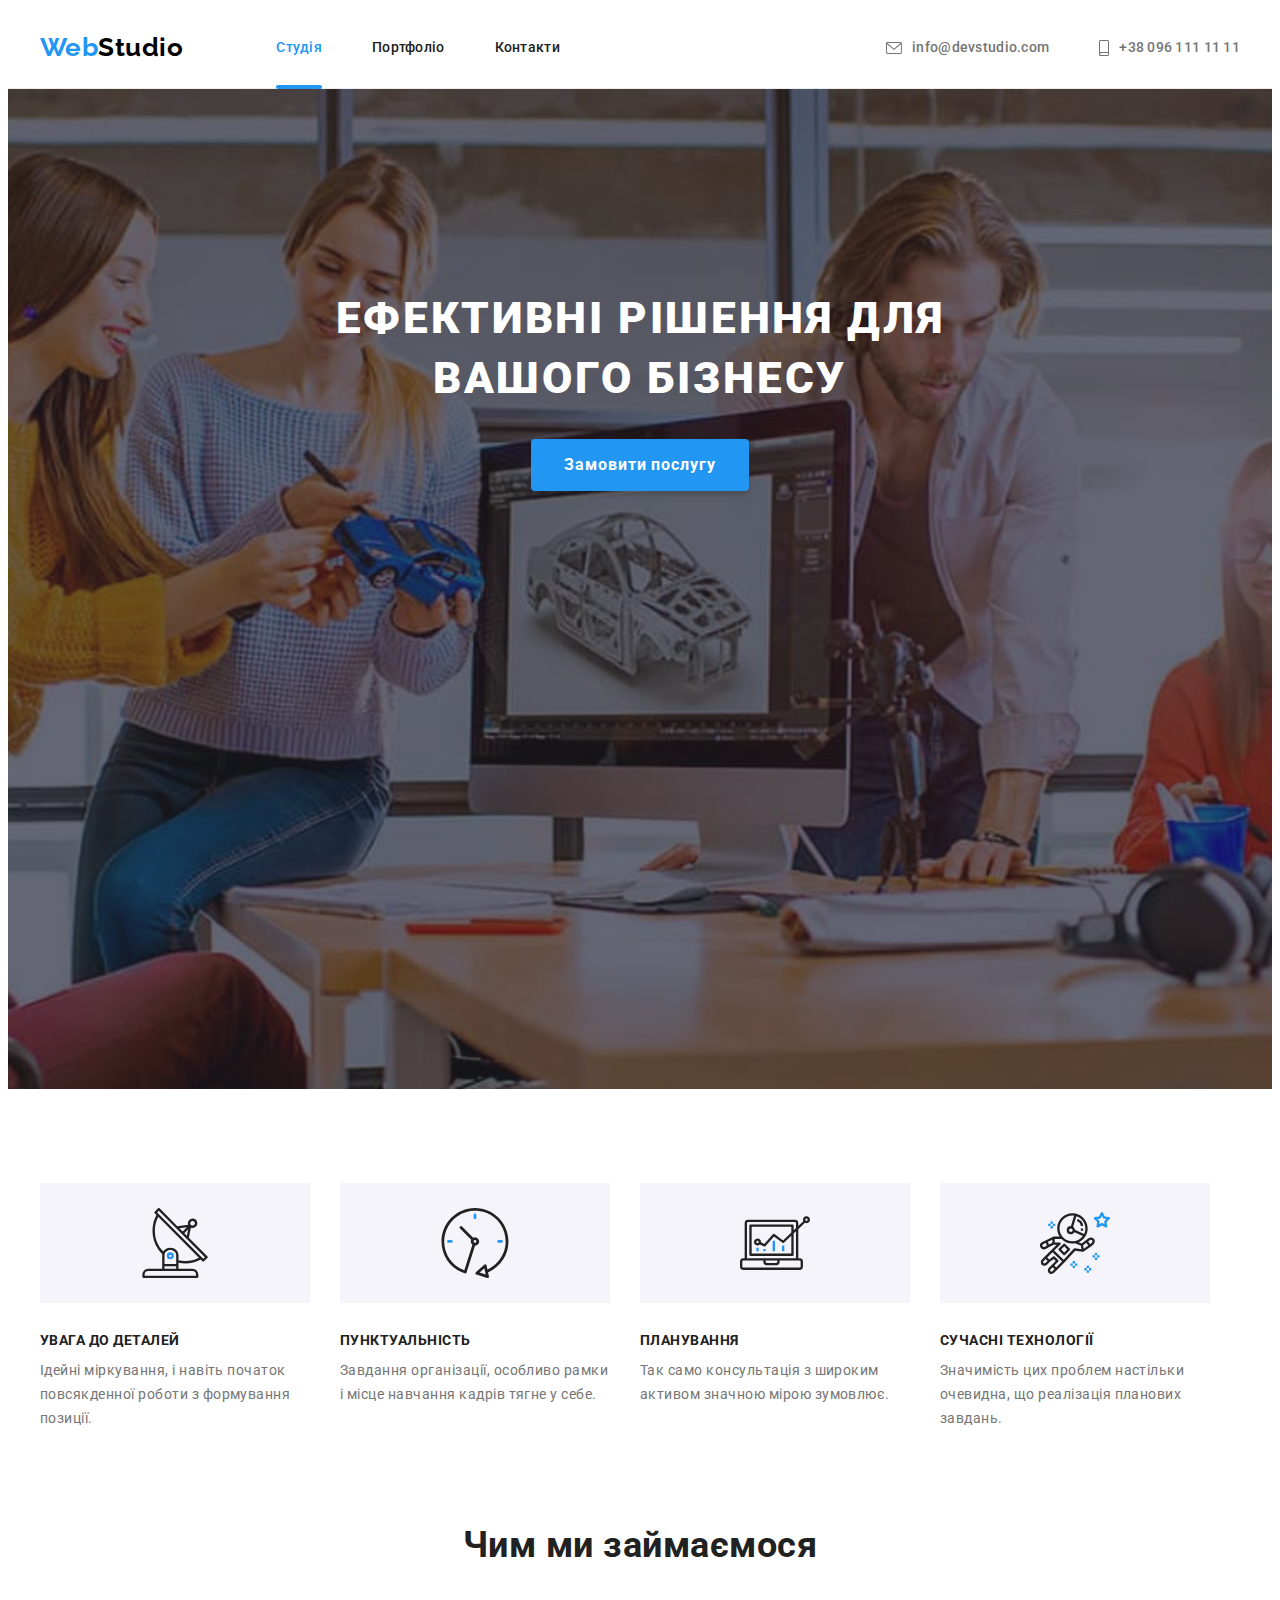
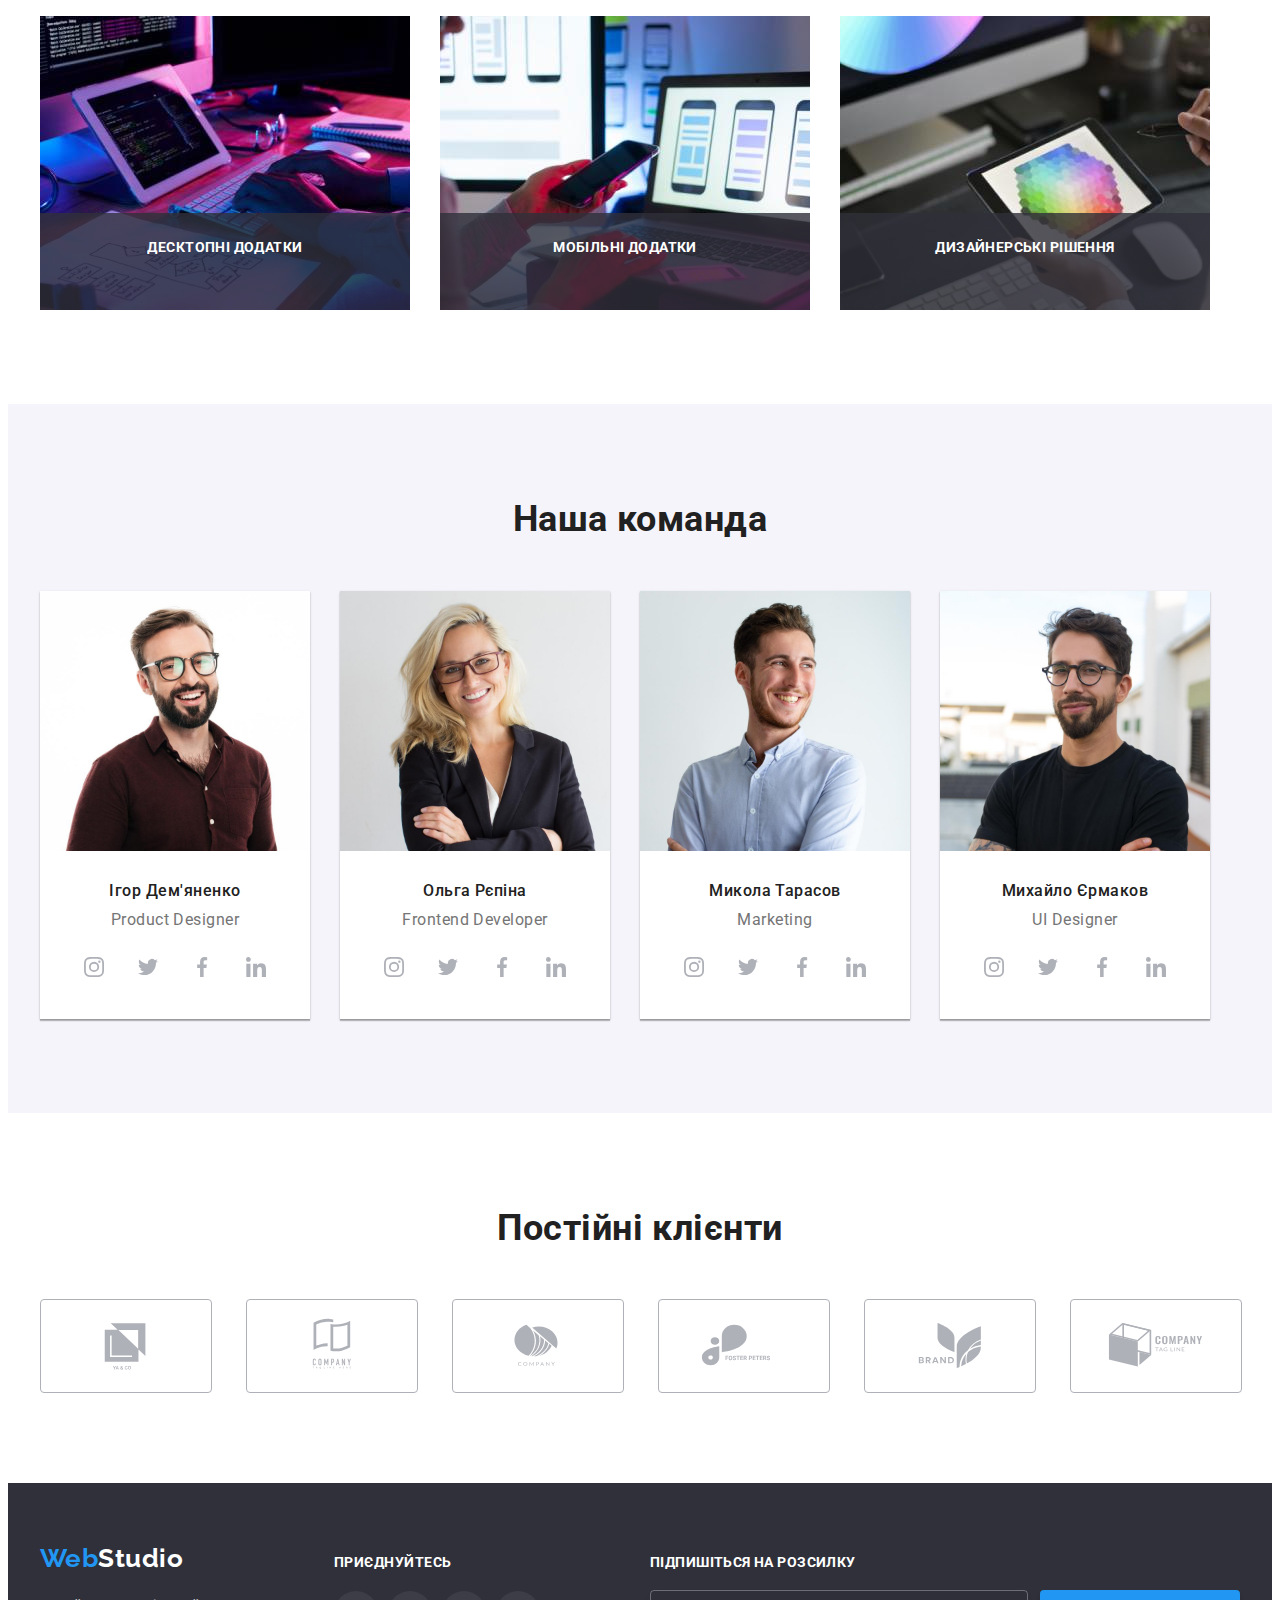
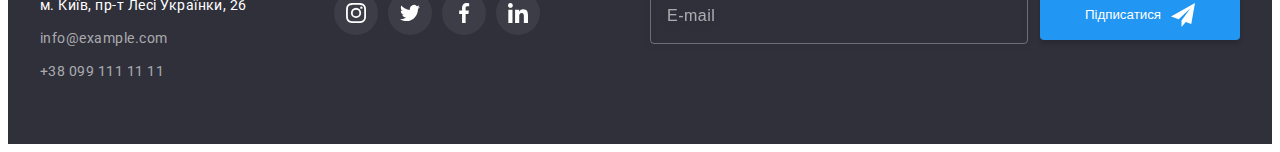
<file: index.html>
<!DOCTYPE html>
<html lang="ru">
  <head>
    <meta charset="UTF-8" />
    <meta http-equiv="X-UA-Compatible" content="IE=edge" />
    <meta name="viewport" content="width=device-width, initial-scale=1.0" />
    <title>Студія</title>
    <link rel="preconnect" href="https://fonts.googleapis.com" />
    <link rel="preconnect" href="https://fonts.gstatic.com" crossorigin />
    <link
      href="https://fonts.googleapis.com/css2?family=Raleway:wght@700&family=Roboto:wght@400;500;700;900&display=swap"
      rel="stylesheet"
    />
    <link
      rel="stylesheet"
      href="https://cdnjs.cloudflare.com/ajax/libs/modern-normalize/1.1.0/modern-normalize.min.css"
      integrity="sha512-wpPYUAdjBVSE4KJnH1VR1HeZfpl1ub8YT/NKx4PuQ5NmX2tKuGu6U/JRp5y+Y8XG2tV+wKQpNHVUX03MfMFn9Q=="
      crossorigin="anonymous"
      referrerpolicy="no-referrer"
    />
    <link rel="stylesheet" href="./css/main.min.css" />
  </head>
  <body>
    <!-- Шапка сайта -->
    <header class="header">
      <div class="container">
        <nav class="navigation">
          <a class="header__logo logo link" href="./index.html"
            >Web<span class="header__logo--black">Studio</span></a
          >
          <ul class="navigation__list list">
            <li class="navigation__item">
              <a href="./index.html" class="navigation__link link current">Студія</a>
            </li>
            <li class="navigation__item">
              <a href="./portfolio.html" class="navigation__link link">Портфоліо</a>
            </li>
            <li class="navigation__item">
              <a href="" class="navigation__link link">Контакти</a>
            </li>
          </ul>
        </nav>
        <ul class="contact-list list">
          <li class="contact-list__item">
            <a class="contact-list__link link" href="mailto:info@devstudio.com"
              ><svg class="contact-list__icon" width="16" height="12">
                <use href="./img/symbol-defs.svg#icon-envelope"></use>
              </svg>
              info@devstudio.com</a
            >
          </li>
          <li class="contact-list__item">
            <a class="contact-list__link link" href="tel:+380961111111"
              ><svg class="contact-list__icon" width="10" height="16">
                <use href="./img/symbol-defs.svg#icon-smartphone"></use>
              </svg>
              +38 096 111 11 11</a
            >
          </li>
        </ul>
      </div>
    </header>

    <main>
      <!-- Главный баннер -->
      <section class="hero">
        <div class="cotainer">
          <h1 class="hero__title">Ефективні рішення для вашого бізнесу</h1>
          <button type="button" data-modal-open class="hero__btn">Замовити послугу</button>
        </div>
      </section>
      <!-- Преимущества -->
      <section class="features">
        <div class="container">
          <h2 class="section-title visually-hidden">Преимущества</h2>
          <ul class="features-list list">
            <li class="features-list__item">
              <div class="icon-bg">
                <svg class="features-list__icon" width="70" height="70">
                  <use href="./img/symbol-defs.svg#icon-antenna"></use>
                </svg>
              </div>

              <h3 class="features-list__title">Увага до деталей</h3>
              <p class="features-list__text">
                Ідейні міркування, і навіть початок повсякденної роботи з формування позиції.
              </p>
            </li>
            <li class="features-list__item">
              <div class="icon-bg">
                <svg class="features-list__icon" width="70" height="70">
                  <use href="./img/symbol-defs.svg#icon-clock"></use>
                </svg>
              </div>
              <h3 class="features-list__title">Пунктуальність</h3>
              <p class="features-list__text">
                Завдання організації, особливо рамки і місце навчання кадрів тягне у себе.
              </p>
            </li>
            <li class="features-list__item">
              <div class="icon-bg">
                <svg class="features-list__icon" width="70" height="70">
                  <use href="./img/symbol-defs.svg#icon-diagram"></use>
                </svg>
              </div>
              <h3 class="features-list__title">Планування</h3>
              <p class="features-list__text">
                Так само консультація з широким активом значною мірою зумовлює.
              </p>
            </li>
            <li class="features-list__item">
              <div class="icon-bg">
                <svg class="features-list__icon" width="70" height="70">
                  <use href="./img/symbol-defs.svg#icon-astronaut"></use>
                </svg>
              </div>
              <h3 class="features-list__title">Сучасні технології</h3>
              <p class="features-list__text">
                Значимість цих проблем настільки очевидна, що реалізація планових завдань.
              </p>
            </li>
          </ul>
        </div>
      </section>
      <!-- Чем мы занимаемся -->
      <section class="about">
        <div class="container">
          <h2 class="about__title">Чим ми займаємося</h2>
          <ul class="about-list list">
            <li class="about-list__item">
              <div class="about-list__overlay">
                <img src="./img/img.jpg" alt="компьютер" width="370" />
                <h3 class="about-list__title">Десктопні додатки</h3>
              </div>
            </li>
            <li class="about-list__item">
              <div class="about-list__overlay">
                <img src="./img/img2.jpg" alt="смартфон" width="370" />
                <h3 class="about-list__title">Мобільні додатки</h3>
              </div>
            </li>
            <li class="about-list__item">
              <div class="about-list__overlay">
                <img src="./img/img3.jpg" alt="планшет" width="370" />
                <h3 class="about-list__title">Дизайнерські рішення</h3>
              </div>
            </li>
          </ul>
        </div>
      </section>
      <!-- Наша команда -->
      <section class="team">
        <div class="container">
          <h2 class="team__title">Наша команда</h2>
          <ul class="team-list list">
            <li class="team-list__item">
              <img src="./img/img4.jpg" width="270" height="260" alt="фотография сотрудника 1" />
              <div class="team-workers">
                <h3 class="team-list__title">Ігор Дем'яненко</h3>
                <p class="team-list__text" lang="en">Product Designer</p>
                <ul class="social-list list">
                  <li class="social-item">
                    <a class="social-link link" href="">
                      <svg class="social-icon" width="20" height="20">
                        <use href="./img/symbol-defs.svg#icon-instagram"></use>
                      </svg>
                    </a>
                  </li>

                  <li class="social-item">
                    <a class="social-link link" href="">
                      <svg class="social-icon" width="20" height="20">
                        <use href="./img/symbol-defs.svg#icon-twitter"></use>
                      </svg>
                    </a>
                  </li>

                  <li class="social-item">
                    <a class="social-link link" href="">
                      <svg class="social-icon" width="20" height="20">
                        <use href="./img/symbol-defs.svg#icon-facebook"></use>
                      </svg>
                    </a>
                  </li>

                  <li class="social-item">
                    <a class="social-link link" href="">
                      <svg class="social-icon" width="20" height="20">
                        <use href="./img/symbol-defs.svg#icon-linkedin"></use>
                      </svg>
                    </a>
                  </li>
                </ul>
              </div>
            </li>

            <li class="team-list__item">
              <img src="./img/img5.jpg" width="270" height="260" alt="фотография сотрудника 2" />
              <div class="team-workers">
                <h3 class="team-list__title">Ольга Рєпіна</h3>
                <p class="team-list__text" lang="en">Frontend Developer</p>
                <ul class="social-list list">
                  <li class="social-item">
                    <a class="social-link link" href="">
                      <svg class="social-icon" width="20" height="20">
                        <use href="./img/symbol-defs.svg#icon-instagram"></use>
                      </svg>
                    </a>
                  </li>

                  <li class="social-item">
                    <a class="social-link link" href="">
                      <svg class="social-icon" width="20" height="20">
                        <use href="./img/symbol-defs.svg#icon-twitter"></use>
                      </svg>
                    </a>
                  </li>

                  <li class="social-item">
                    <a class="social-link link" href="">
                      <svg class="social-icon" width="20" height="20">
                        <use href="./img/symbol-defs.svg#icon-facebook"></use>
                      </svg>
                    </a>
                  </li>

                  <li class="social-item">
                    <a class="social-link link" href="">
                      <svg class="social-icon" width="20" height="20">
                        <use href="./img/symbol-defs.svg#icon-linkedin"></use>
                      </svg>
                    </a>
                  </li>
                </ul>
              </div>
            </li>

            <li class="team-list__item">
              <img src="./img/img6.jpg" width="270" height="260" alt="фотография сотрудника 3" />
              <div class="team-workers">
                <h3 class="team-list__title">Микола Тарасов</h3>
                <p class="team-list__text" lang="en">Marketing</p>
                <ul class="social-list list">
                  <li class="social-item">
                    <a class="social-link link" href="">
                      <svg class="social-icon" width="20" height="20">
                        <use href="./img/symbol-defs.svg#icon-instagram"></use>
                      </svg>
                    </a>
                  </li>

                  <li class="social-item">
                    <a class="social-link link" href="">
                      <svg class="social-icon" width="20" height="20">
                        <use href="./img/symbol-defs.svg#icon-twitter"></use>
                      </svg>
                    </a>
                  </li>

                  <li class="social-item">
                    <a class="social-link link" href="">
                      <svg class="social-icon" width="20" height="20">
                        <use href="./img/symbol-defs.svg#icon-facebook"></use>
                      </svg>
                    </a>
                  </li>

                  <li class="social-item">
                    <a class="social-link link" href="">
                      <svg class="social-icon" width="20" height="20">
                        <use href="./img/symbol-defs.svg#icon-linkedin"></use>
                      </svg>
                    </a>
                  </li>
                </ul>
              </div>
            </li>

            <li class="team-list__item">
              <img src="./img/img7.jpg" width="270" height="260" alt="фотография сотрудника 4" />
              <div class="team-workers">
                <h3 class="team-list__title">Михайло Єрмаков</h3>
                <p class="team-list__text" lang="en">UI Designer</p>

                <ul class="social-list list">
                  <li class="social-item">
                    <a class="social-link link" href="">
                      <svg class="social-icon" width="20" height="20">
                        <use href="./img/symbol-defs.svg#icon-instagram"></use>
                      </svg>
                    </a>
                  </li>

                  <li class="social-item">
                    <a class="social-link link" href="">
                      <svg class="social-icon" width="20" height="20">
                        <use href="./img/symbol-defs.svg#icon-twitter"></use>
                      </svg>
                    </a>
                  </li>

                  <li class="social-item">
                    <a class="social-link link" href="">
                      <svg class="social-icon" width="20" height="20">
                        <use href="./img/symbol-defs.svg#icon-facebook"></use>
                      </svg>
                    </a>
                  </li>

                  <li class="social-item">
                    <a class="social-link link" href="">
                      <svg class="social-icon" width="20" height="20">
                        <use href="./img/symbol-defs.svg#icon-linkedin"></use>
                      </svg>
                    </a>
                  </li>
                </ul>
              </div>
            </li>
          </ul>
        </div>
      </section>

      <!-- Клиенты -->
      <section class="clients">
        <div class="container">
          <h2 class="clients__title">Постійні клієнти</h2>
          <ul class="clients__list list">
            <li class="clients__item">
              <a class="clients__link link" href="">
                <svg class="clients__icon" width="106" height="60">
                  <use href="./img/symbol-defs.svg#icon-Logo-0"></use>
                </svg>
              </a>
            </li>

            <li class="clients__item">
              <a class="clients__link link" href="">
                <svg class="clients__icon" width="106" height="60">
                  <use href="./img/symbol-defs.svg#icon-Logo-1"></use>
                </svg>
              </a>
            </li>

            <li class="clients__item">
              <a class="clients__link link" href="">
                <svg class="clients__icon" width="106" height="60">
                  <use href="./img/symbol-defs.svg#icon-Logo-2"></use>
                </svg>
              </a>
            </li>

            <li class="clients__item">
              <a class="clients__link link" href="">
                <svg class="clients__icon" width="106" height="60">
                  <use href="./img/symbol-defs.svg#icon-Logo-3"></use>
                </svg>
              </a>
            </li>

            <li class="clients__item">
              <a class="clients__link link" href="">
                <svg class="clients__icon" width="106" height="60">
                  <use href="./img/symbol-defs.svg#icon-Logo-4"></use>
                </svg>
              </a>
            </li>

            <li class="clients__item">
              <a class="clients__link link" href="">
                <svg class="clients__icon" width="106" height="60">
                  <use href="./img/symbol-defs.svg#icon-Logo-5"></use>
                </svg>
              </a>
            </li>
          </ul>
        </div>
      </section>
    </main>
    <!-- Подвал -->
    <footer class="footer">
      <div class="container flex">
        <div>
          <a class="footer__logo logo link" href="./index.html"
            >Web<span class="footer__logo--white">Studio</span></a
          >

          <!-- Список контактов -->
          <address class="address">
            <ul class="address__list list">
              <li class="address__item">
                <a
                  href="https://goo.gl/maps/CdvJLRiEL6Q8Smko8"
                  class="address__link list link"
                  target="_blank"
                  rel="noreferrer noopener"
                  >м. Київ, пр-т Лесі Українки, 26</a
                >
              </li>
              <li class="address__item">
                <a href="mailto:info@example.com" class="address__link link">info@example.com</a>
              </li>
              <li class="footer-contact-item">
                <a href="tel:+380991111111" class="address__link link">+38 099 111 11 11</a>
              </li>
            </ul>
          </address>
        </div>
        <div class="footer-social">
          <p class="footer-social__title">приєднуйтесь</p>
          <ul class="footer-social__list list">
            <li class="footer-social__item">
              <a class="footer-social__link" href="">
                <svg class="footer-social__icon" width="20" height="20">
                  <use href="./img/symbol-defs.svg#icon-instagram"></use>
                </svg>
              </a>
            </li>

            <li class="footer-social__item">
              <a class="footer-social__link" href="">
                <svg class="footer-social__icon" width="20" height="20">
                  <use href="./img/symbol-defs.svg#icon-twitter"></use>
                </svg>
              </a>
            </li>

            <li class="footer-social__item">
              <a class="footer-social__link" href="">
                <svg class="footer-social__icon" width="20" height="20">
                  <use href="./img/symbol-defs.svg#icon-facebook"></use>
                </svg>
              </a>
            </li>

            <li class="footer-social__item">
              <a class="footer-social__link" href="">
                <svg class="footer-social__icon" width="20" height="20">
                  <use href="./img/symbol-defs.svg#icon-linkedin"></use>
                </svg>
              </a>
            </li>
          </ul>
        </div>
        <form class="footer-form" autocomplete="off">
          <p class="footer-form-text">Підпишіться на розсилку</p>
          <div class="mail-field">
            <input class="footer-input" type="email" name="email" placeholder="E-mail" />

            <button type="submit" class="footer-submit">
              Підписатися
              <svg class="footer-submit-icon" width="24" height="24">
                <use href="./img/symbol-defs.svg#icon-icon-send"></use>
              </svg>
            </button>
          </div>
        </form>
      </div>
    </footer>
    <div class="backdrop-hero is-hidden" data-modal>
      <div class="modal-hero">
        <button type="button" class="modal-hero-close" data-modal-close>
          <svg fill="none" viewBox="0 0 18 18" class="icon-hero-close">
            <path
              d="M15 4.108 13.892 3 9.5 7.392 5.108 3 4 4.108 8.392 8.5 4 12.892 5.108 14 9.5 9.608 13.892 14 15 12.892 10.608 8.5 15 4.108Z"
            />
          </svg>
        </button>
        <form class="form" autocomplete="off">
          <b class="form__title">Залиште свої дані, ми вам передзвонимо</b>

          <div class="form__contact">
            <label for="name" class="form__label">Ім'я</label>
            <div class="form__field">
              <input type="text" class="form__input" name="name" id="name" required />
              <span class="form__icon">
                <svg width="18" height="18">
                  <use href="./img/symbol-defs.svg#icon-person-black-form"></use>
                </svg>
              </span>
            </div>

            <label for="tel" class="form__label">Телефон</label>
            <div class="form__field">
              <input type="tel" class="form__input" name="tel" id="tel" required />
              <span class="form__icon">
                <svg width="18" height="18">
                  <use href="./img/symbol-defs.svg#icon-phone-black-form"></use>
                </svg>
              </span>
            </div>

            <label for="mail" class="form__label">Пошта</label>
            <div class="form__field">
              <input type="email" class="form__input" name="email" id="mail" required />
              <span class="form__icon">
                <svg width="18" height="18">
                  <use href="./img/symbol-defs.svg#icon-email-black-form"></use>
                </svg>
              </span>
            </div>

            <label for="comment" class="form__label">Коментар</label>
            <textarea
              class="form__comment"
              name="comment"
              id="comment"
              placeholder="Введіть текст"
            ></textarea>
          </div>

          <div class="form-policy">
            <input
              type="checkbox"
              class="form-policy__check"
              name="policy"
              id="policy"
              value="true"
            />
            <label for="policy" class="form-policy__text">
              <span class="form-policy__checkbox">
                <svg class="form-policy__icon" width="13" height="10">
                  <use href="./img/symbol-defs.svg#icon-icon-check"></use>
                </svg>
              </span>
              Погоджуюся з розсилкою та приймаю
              <a href="" class="policy__link">Умови договору</a>
            </label>
          </div>
          <div class="form-btn">
            <button type="submit" class="form-btn__submit">Відправити</button>
          </div>
        </form>
      </div>
    </div>
    <script src="./JS/modal.js"></script>
  </body>
</html>
</file>
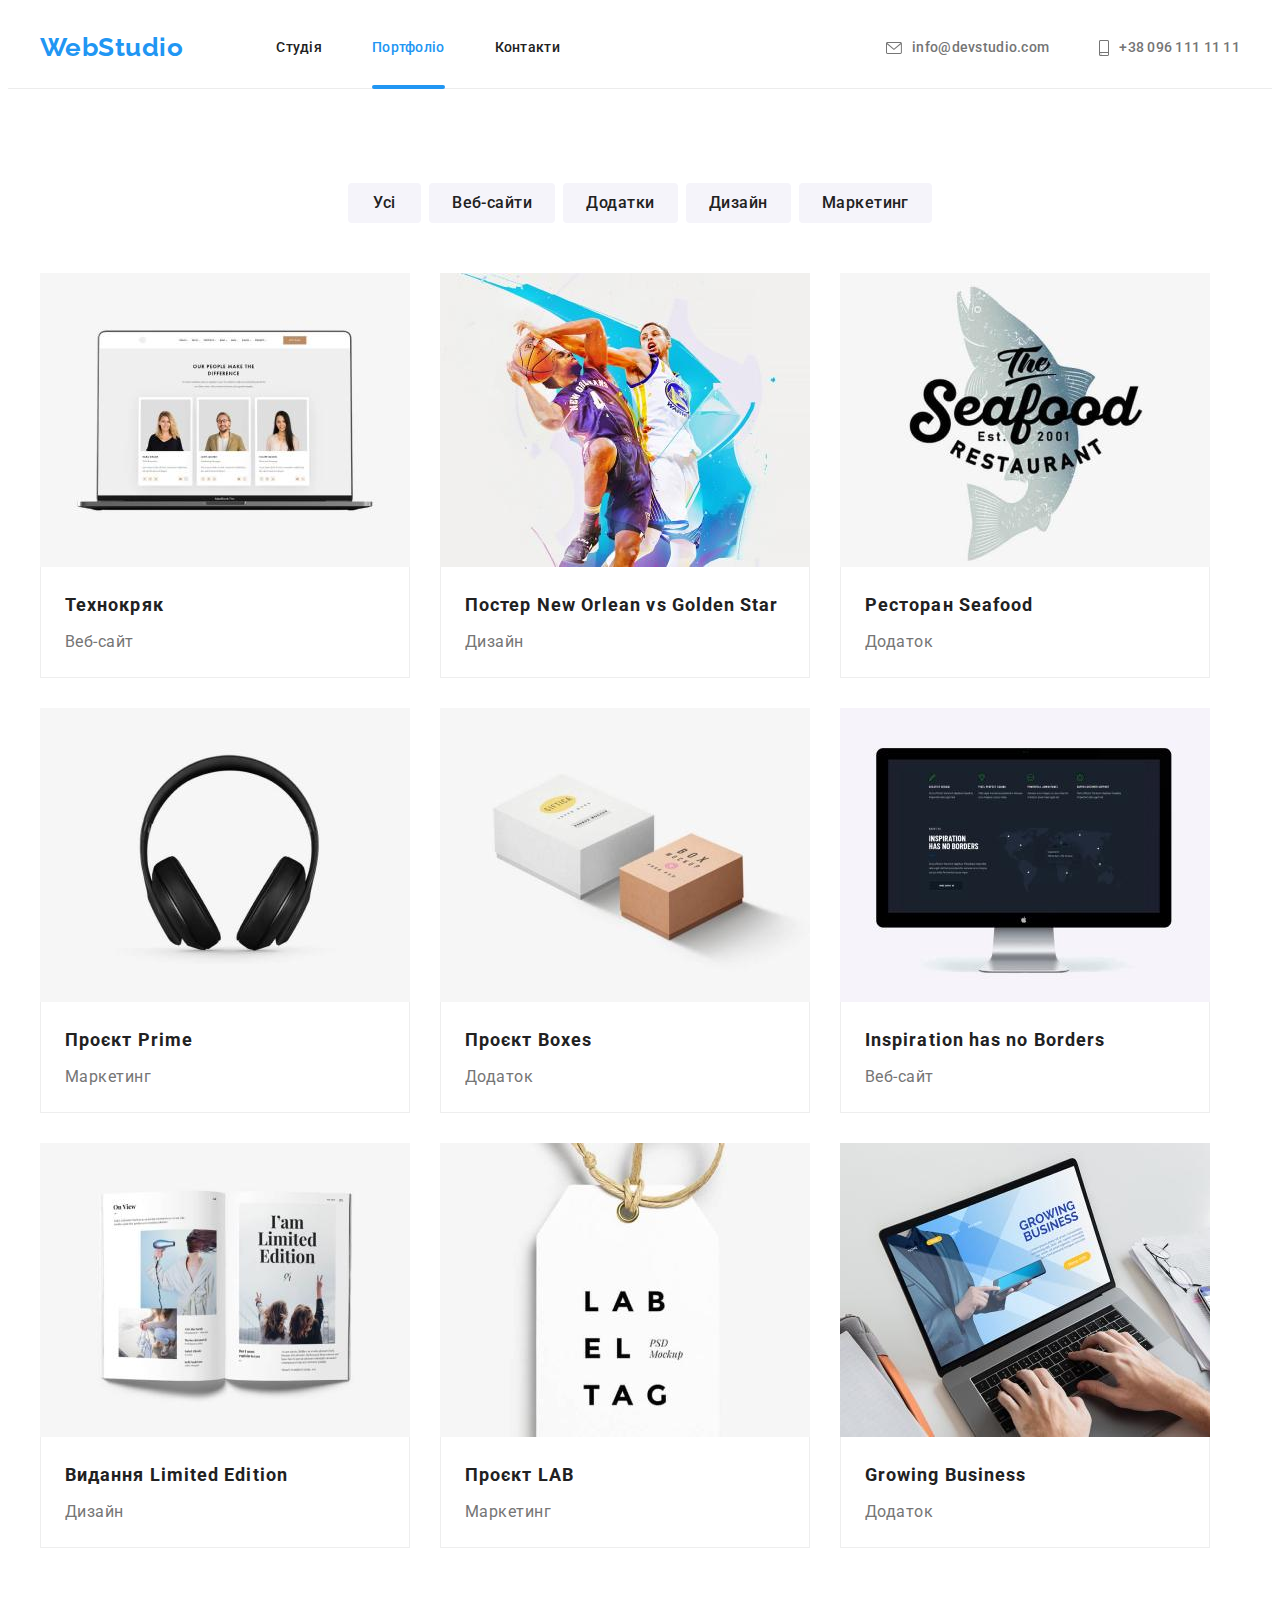
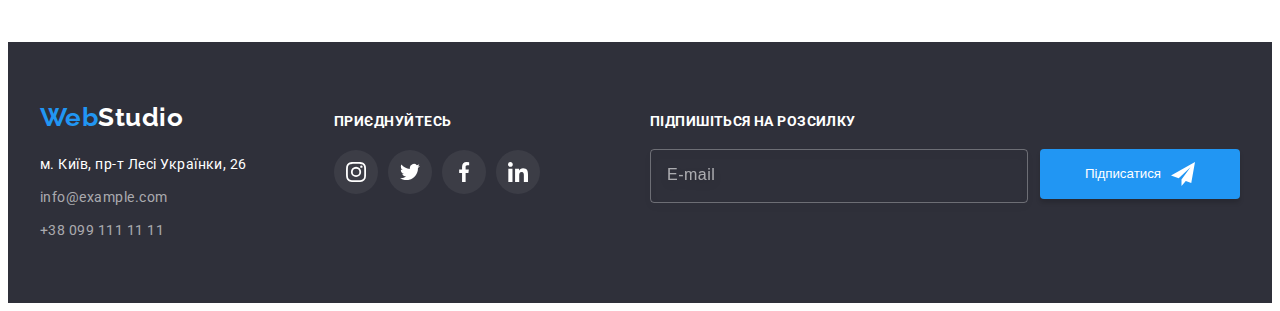
<file: portfolio.html>
<!DOCTYPE html>
<html lang="ru">
  <head>
    <meta charset="UTF-8" />
    <meta http-equiv="X-UA-Compatible" content="IE=edge" />
    <meta name="viewport" content="width=device-width, initial-scale=1.0" />
    <title>Портфоліо</title>
    <link rel="preconnect" href="https://fonts.googleapis.com" />
    <link rel="preconnect" href="https://fonts.gstatic.com" crossorigin />
    <link
      href="https://fonts.googleapis.com/css2?family=Raleway:wght@700&family=Roboto:wght@400;500;700;900&display=swap"
      rel="stylesheet"
    />
    <link
      rel="stylesheet"
      href="https://cdnjs.cloudflare.com/ajax/libs/modern-normalize/1.1.0/modern-normalize.min.css"
      integrity="sha512-wpPYUAdjBVSE4KJnH1VR1HeZfpl1ub8YT/NKx4PuQ5NmX2tKuGu6U/JRp5y+Y8XG2tV+wKQpNHVUX03MfMFn9Q=="
      crossorigin="anonymous"
      referrerpolicy="no-referrer"
    />
    <link rel="stylesheet" href="./css/main.min.css" />
  </head>
  <body>
    <!-- Шапка сайта -->
    <header class="header">
      <div class="container">
        <nav class="navigation">
          <a class="logo link" href="./index.html">Web<span class="logo-black">Studio</span></a>
          <ul class="navigation__list list">
            <li class="navigation__item">
              <a href="./index.html" class="navigation__link link">Студія</a>
            </li>
            <li class="navigation__item">
              <a href="./portfolio.html" class="navigation__link link current">Портфоліо</a>
            </li>
            <li class="navigation__item">
              <a href="" class="navigation__link link">Контакти</a>
            </li>
          </ul>
        </nav>
        <ul class="contact-list list">
          <li class="contact-list__item">
            <a class="contact-list__link link" href="mailto:info@devstudio.com"
              ><svg class="contact-list__icon" width="16" height="12">
                <use href="./img/symbol-defs.svg#icon-envelope"></use>
              </svg>
              info@devstudio.com</a
            >
          </li>
          <li class="contact-list__item">
            <a class="contact-list__link link" href="tel:+380961111111"
              ><svg class="contact-list__icon" width="10" height="16">
                <use href="./img/symbol-defs.svg#icon-smartphone"></use>
              </svg>
              +38 096 111 11 11</a
            >
          </li>
        </ul>
      </div>
    </header>

    <main>
      <section class="portfolio">
        <div class="container">
          <h1 class="visually-hidden">Наші роботи</h1>
          <ul class="portfolio-button-list list">
            <li class="portfolio-button-item">
              <button type="button" class="portfolio-button">Усі</button>
            </li>
            <li class="portfolio-button-item">
              <button type="button" class="portfolio-button">Веб-сайти</button>
            </li>
            <li class="portfolio-button-item">
              <button type="button" class="portfolio-button">Додатки</button>
            </li>
            <li class="portfolio-button-item">
              <button type="button" class="portfolio-button">Дизайн</button>
            </li>
            <li class="portfolio-button-item">
              <button type="button" class="portfolio-button">Маркетинг</button>
            </li>
          </ul>
          <ul class="portfolio-list list">
            <li class="portfolio-item">
              <a href="" class="item-link">
                <div class="items-overlay">
                  <img src="./img/img8.jpg" alt="фотографія Технокряк" width="370" height="294" />
                  <p class="items-top-text">
                    Ресурс пропонує комплексні пропозиції з різним рівнем функціоналу та сервісів.
                    Все це дозволить відвідувачу отримати вичерпні відомості про компанію чи
                    приватну особу.
                  </p>
                </div>
                <div class="portfolio-border">
                  <h2 class="portfolio-list-title">Технокряк</h2>
                  <p class="portfolio-list-text">Веб-сайт</p>
                </div></a
              >
            </li>
            <li class="portfolio-item">
              <a href="" class="item-link">
                <div class="items-overlay">
                  <img
                    src="./img/img9.jpg"
                    alt="фотографія Постер New Orlean vs Golden Star"
                    width="370"
                    height="294"
                  />
                  <p class="items-top-text">
                    Ресурс пропонує комплексні пропозиції з різним рівнем функціоналу та сервісів.
                    Все це дозволить відвідувачу отримати вичерпні відомості про компанію чи
                    приватну особу.
                  </p>
                </div>
                <div class="portfolio-border">
                  <h2 class="portfolio-list-title">Постер New Orlean vs Golden Star</h2>
                  <p class="portfolio-list-text">Дизайн</p>
                </div></a
              >
            </li>
            <li class="portfolio-item">
              <a href="" class="item-link">
                <div class="items-overlay">
                  <img
                    src="./img/img10.jpg"
                    alt="фотографія Ресторан Seafood"
                    width="370"
                    height="294"
                  />
                  <p class="items-top-text">
                    Ресурс пропонує комплексні пропозиції з різним рівнем функціоналу та сервісів.
                    Все це дозволить відвідувачу отримати вичерпні відомості про компанію чи
                    приватну особу.
                  </p>
                </div>
                <div class="portfolio-border">
                  <h2 class="portfolio-list-title">Ресторан Seafood</h2>
                  <p class="portfolio-list-text">Додаток</p>
                </div></a
              >
            </li>
            <li class="portfolio-item">
              <a href="" class="item-link">
                <div class="items-overlay">
                  <img
                    src="./img/img11.jpg"
                    alt="фотографія Проєкт Prime"
                    width="370"
                    height="294"
                  />
                  <p class="items-top-text">
                    Ресурс пропонує комплексні пропозиції з різним рівнем функціоналу та сервісів.
                    Все це дозволить відвідувачу отримати вичерпні відомості про компанію чи
                    приватну особу.
                  </p>
                </div>
                <div class="portfolio-border">
                  <h2 class="portfolio-list-title">Проєкт Prime</h2>
                  <p class="portfolio-list-text">Маркетинг</p>
                </div></a
              >
            </li>
            <li class="portfolio-item">
              <a href="" class="item-link">
                <div class="items-overlay">
                  <img
                    src="./img/img12.jpg"
                    alt="фотографія Проєкт Boxes"
                    width="370"
                    height="294"
                  />
                  <p class="items-top-text">
                    Ресурс пропонує комплексні пропозиції з різним рівнем функціоналу та сервісів.
                    Все це дозволить відвідувачу отримати вичерпні відомості про компанію чи
                    приватну особу.
                  </p>
                </div>
                <div class="portfolio-border">
                  <h2 class="portfolio-list-title">Проєкт Boxes</h2>
                  <p class="portfolio-list-text">Додаток</p>
                </div></a
              >
            </li>
            <li class="portfolio-item">
              <a href="" class="item-link">
                <div class="items-overlay">
                  <img
                    src="./img/img13.jpg"
                    alt="фотографія Inspiration has no Borders"
                    width="370"
                    height="294"
                  />
                  <p class="items-top-text">
                    Ресурс пропонує комплексні пропозиції з різним рівнем функціоналу та сервісів.
                    Все це дозволить відвідувачу отримати вичерпні відомості про компанію чи
                    приватну особу.
                  </p>
                </div>
                <div class="portfolio-border">
                  <h2 class="portfolio-list-title">Inspiration has no Borders</h2>
                  <p class="portfolio-list-text">Веб-сайт</p>
                </div></a
              >
            </li>
            <li class="portfolio-item">
              <a href="" class="item-link">
                <div class="items-overlay">
                  <img
                    src="./img/img14.jpg"
                    alt="фотографія Видання Limited Edition"
                    width="370"
                    height="294"
                  />
                  <p class="items-top-text">
                    Ресурс пропонує комплексні пропозиції з різним рівнем функціоналу та сервісів.
                    Все це дозволить відвідувачу отримати вичерпні відомості про компанію чи
                    приватну особу.
                  </p>
                </div>
                <div class="portfolio-border">
                  <h2 class="portfolio-list-title">Видання Limited Edition</h2>
                  <p class="portfolio-list-text">Дизайн</p>
                </div></a
              >
            </li>
            <li class="portfolio-item">
              <a href="" class="item-link">
                <div class="items-overlay">
                  <img src="./img/img15.jpg" alt="фотографія Проєкт LAB" width="370" height="294" />
                  <p class="items-top-text">
                    Ресурс пропонує комплексні пропозиції з різним рівнем функціоналу та сервісів.
                    Все це дозволить відвідувачу отримати вичерпні відомості про компанію чи
                    приватну особу.
                  </p>
                </div>
                <div class="portfolio-border">
                  <h2 class="portfolio-list-title">Проєкт LAB</h2>
                  <p class="portfolio-list-text">Маркетинг</p>
                </div></a
              >
            </li>
            <li class="portfolio-item">
              <a href="" class="item-link">
                <div class="items-overlay">
                  <img
                    src="./img/img16.jpg"
                    alt="фотографія Growing Business"
                    width="370"
                    height="294"
                  />
                  <p class="items-top-text">
                    Ресурс пропонує комплексні пропозиції з різним рівнем функціоналу та сервісів.
                    Все це дозволить відвідувачу отримати вичерпні відомості про компанію чи
                    приватну особу.
                  </p>
                </div>
                <div class="portfolio-border">
                  <h2 class="portfolio-list-title">Growing Business</h2>
                  <p class="portfolio-list-text">Додаток</p>
                </div></a
              >
            </li>
          </ul>
        </div>
      </section>
    </main>

    <!-- Подвал -->
    <footer class="footer">
      <div class="container flex">
        <div>
          <a class="footer__logo logo link" href="./index.html"
            >Web<span class="footer__logo--white">Studio</span></a
          >

          <!-- Список контактов -->
          <address class="address">
            <ul class="address__list list">
              <li class="address__item">
                <a
                  href="https://goo.gl/maps/CdvJLRiEL6Q8Smko8"
                  class="address__link list link"
                  target="_blank"
                  rel="noreferrer noopener"
                  >м. Київ, пр-т Лесі Українки, 26</a
                >
              </li>
              <li class="address__item">
                <a href="mailto:info@example.com" class="address__link link">info@example.com</a>
              </li>
              <li class="footer-contact-item">
                <a href="tel:+380991111111" class="address__link link">+38 099 111 11 11</a>
              </li>
            </ul>
          </address>
        </div>
        <div class="footer-social">
          <p class="footer-social__title">приєднуйтесь</p>
          <ul class="footer-social__list list">
            <li class="footer-social__item">
              <a class="footer-social__link" href="">
                <svg class="footer-social__icon" width="20" height="20">
                  <use href="./img/symbol-defs.svg#icon-instagram"></use>
                </svg>
              </a>
            </li>

            <li class="footer-social__item">
              <a class="footer-social__link" href="">
                <svg class="footer-social__icon" width="20" height="20">
                  <use href="./img/symbol-defs.svg#icon-twitter"></use>
                </svg>
              </a>
            </li>

            <li class="footer-social__item">
              <a class="footer-social__link" href="">
                <svg class="footer-social__icon" width="20" height="20">
                  <use href="./img/symbol-defs.svg#icon-facebook"></use>
                </svg>
              </a>
            </li>

            <li class="footer-social__item">
              <a class="footer-social__link" href="">
                <svg class="footer-social__icon" width="20" height="20">
                  <use href="./img/symbol-defs.svg#icon-linkedin"></use>
                </svg>
              </a>
            </li>
          </ul>
        </div>
        <form class="footer-form" autocomplete="off">
          <p class="footer-form-text">Підпишіться на розсилку</p>
          <div class="mail-field">
            <input class="footer-input" type="email" name="email" placeholder="E-mail" />

            <button type="submit" class="footer-submit">
              Підписатися
              <svg class="footer-submit-icon" width="24" height="24">
                <use href="./img/symbol-defs.svg#icon-icon-send"></use>
              </svg>
            </button>
          </div>
        </form>
      </div>
    </footer>
    <div class="backdrop-hero is-hidden" data-modal>
      <div class="modal-hero">
        <button type="button" class="modal-hero-close" data-modal-close>
          <svg fill="none" viewBox="0 0 18 18" class="icon-hero-close">
            <path
              d="M15 4.108 13.892 3 9.5 7.392 5.108 3 4 4.108 8.392 8.5 4 12.892 5.108 14 9.5 9.608 13.892 14 15 12.892 10.608 8.5 15 4.108Z"
            />
          </svg>
        </button>
        <form class="form" autocomplete="off">
          <b class="form__title">Залиште свої дані, ми вам передзвонимо</b>

          <div class="form__contact">
            <label for="name" class="form__label">Ім'я</label>
            <div class="form__field">
              <input type="text" class="form__input" name="name" id="name" required />
              <span class="form__icon">
                <svg width="18" height="18">
                  <use href="./img/symbol-defs.svg#icon-person-black-form"></use>
                </svg>
              </span>
            </div>

            <label for="tel" class="form__label">Телефон</label>
            <div class="form__field">
              <input type="tel" class="form__input" name="tel" id="tel" required />
              <span class="form__icon">
                <svg width="18" height="18">
                  <use href="./img/symbol-defs.svg#icon-phone-black-form"></use>
                </svg>
              </span>
            </div>

            <label for="mail" class="form__label">Пошта</label>
            <div class="form__field">
              <input type="email" class="form__input" name="email" id="mail" required />
              <span class="form__icon">
                <svg width="18" height="18">
                  <use href="./img/symbol-defs.svg#icon-email-black-form"></use>
                </svg>
              </span>
            </div>

            <label for="comment" class="form__label">Коментар</label>
            <textarea
              class="form__comment"
              name="comment"
              id="comment"
              placeholder="Введіть текст"
            ></textarea>
          </div>

          <div class="form-policy">
            <input
              type="checkbox"
              class="form-policy__check"
              name="policy"
              id="policy"
              value="true"
            />
            <label for="policy" class="form-policy__text">
              <span class="form-policy__checkbox">
                <svg class="form-policy__icon" width="13" height="10">
                  <use href="./img/symbol-defs.svg#icon-icon-check"></use>
                </svg>
              </span>
              Погоджуюся з розсилкою та приймаю
              <a href="" class="policy__link">Умови договору</a>
            </label>
          </div>
          <div class="form-btn">
            <button type="submit" class="form-btn__submit">Відправити</button>
          </div>
        </form>
      </div>
    </div>
    <script src="./JS/modal.js"></script>
  </body>
</html>
</file>
<file: css/main.min.css>
:root{--main-blackcolor: #212121;--grey-fontcolor: #757575;--white-fontcolor: #ffffff;--accent-color: #2196f3;--black-logo-color: #000000;--footer-text-color: rgba(255, 255, 255, 0.6);--main-backgroundcolor: #ffffff;--accent-background: #2f303a;--second-white-background: #f5f4fa;--accent-color-hover: #188ce8}.list{list-style:none}.link{text-decoration:none;transition:color 250ms cubic-bezier(0.4, 0, 0.2, 1)}h1,h2,h3,h4,h5,h6,p,ul{margin:0;padding:0}.visually-hidden{position:absolute;width:1px;height:1px;margin:-1px;border:0;padding:0;white-space:nowrap;clip-path:inset(100%);clip:rect(0 0 0 0);overflow:hidden}.container{width:1200px;padding-left:15px;padding-right:15px;margin-left:auto;margin-right:auto}body{font-family:"Roboto",sans-serif;font-style:normal;letter-spacing:.03em;background-color:var(--main-backgroundcolor);color:var(--main-blackcolor)}img{display:block;max-width:100%;height:auto}a{text-decoration:none;color:var(--main-blackcolor)}.header{border-bottom:1px solid #ececec}.header>.container{display:flex;align-items:center}.navigation{display:flex;align-items:center}.navigation__list{display:flex;margin-left:93px}.navigation__item:not(:last-child){margin-right:50px}.navigation__link{position:relative;display:block;padding-top:32px;padding-bottom:32px;font-weight:500;font-size:14px;line-height:1.14;letter-spacing:.02em;color:var(--main-blackcolor);transition:color 250ms cubic-bezier(0.4, 0, 0.2, 1)}.navigation__link:hover,.navigation__link:focus{color:var(--accent-color)}.contact-list{display:flex;margin-left:auto}.contact-list__item:not(:last-child){margin-right:50px}.contact-list__icon{margin-right:10px;fill:currentColor}.contact-list__link{display:flex;justify-content:center;align-items:center;font-weight:500;font-size:14px;line-height:1.14;letter-spacing:.02em;text-decoration:none;color:var(--grey-fontcolor);transition:color 250ms cubic-bezier(0.4, 0, 0.2, 1)}.contact-list__link:hover,.contact-list__link:focus{color:var(--accent-color)}.current{color:var(--accent-color)}.current::after{content:"";position:absolute;bottom:0;left:0;margin-bottom:-1px;height:4px;width:100%;border-radius:2px;background-color:var(--accent-color)}.logo{font-family:"Raleway",sans-serif;font-weight:700;font-size:26px;line-height:1.2;color:var(--accent-color);align-items:center;text-align:center}.header__logo--black{color:var(--black-logo-color)}.hero{padding-top:200px;padding-bottom:200px;max-width:1600px;min-height:600px;margin-left:auto;margin-right:auto;background-image:linear-gradient(to right, rgba(47, 48, 58, 0.4), rgba(47, 48, 58, 0.4)),url(../img/img17.jpg);background-color:var(--accent-background);background-repeat:no-repeat;background-position:center;background-size:cover;text-align:center}.hero__title{margin-bottom:30px;margin-left:auto;margin-right:auto;max-width:696px;font-weight:900;font-size:44px;line-height:1.36;letter-spacing:.06em;text-transform:uppercase;color:var(--white-fontcolor)}.icon-hero-close{display:flex;align-items:center;justify-content:center;fill:#000;transition:fill 250ms cubic-bezier(0.4, 0, 0.2, 1)}.icon-bg{display:flex;width:270px;height:120px;align-items:center;justify-content:center;flex-direction:column;margin-bottom:30px;background-color:var(--second-white-background)}.section-title{font-weight:700;font-size:36px;line-height:1.17;text-align:center;color:var(--main-blackcolor);margin-bottom:50px}.features{padding-top:94px;padding-bottom:94px}.features-list{display:flex}.features-list__item:not(:last-child){margin-right:30px;max-width:270px}.features-list__icon{align-items:center}.features-list__text{font-weight:400;font-size:14px;line-height:1.7;color:var(--grey-fontcolor)}.features-list__title{margin-bottom:10px;font-weight:700;font-size:14px;line-height:1.14;text-transform:uppercase}.about{padding-bottom:94px}.about__title{font-weight:700;font-size:36px;line-height:1.17;text-align:center;color:var(--main-blackcolor);margin-bottom:50px}.about-list{display:flex}.about-list__item:not(:last-child){margin-right:30px}.about-list__overlay{display:block;position:relative}.about-list__title{position:absolute;width:100%;height:70px;bottom:0;padding-top:27px;font-weight:700;font-size:14px;line-height:1.14;text-align:center;letter-spacing:.03em;text-transform:uppercase;color:var(--main-backgroundcolor);background-color:rgba(47,48,58,.8)}.team{padding-top:94px;padding-bottom:94px;background-color:var(--second-white-background)}.team__title{font-weight:700;font-size:36px;line-height:1.17;text-align:center;color:var(--main-blackcolor);margin-bottom:50px}.team-list{display:flex}.team-list__title{font-weight:500;font-size:16px;line-height:1.19;text-align:center}.team-list__text{margin-top:10px;font-size:16px;line-height:1.19;text-align:center;color:var(--grey-fontcolor)}.team-list__item{box-shadow:0px 1px 3px rgba(0,0,0,.12),0px 1px 1px rgba(0,0,0,.14),0px 2px 1px rgba(0,0,0,.2);background-color:var(--main-backgroundcolor)}.team-list__item:not(:last-child){margin-right:30px}.team-workers{padding:30px 32px}.social-list{display:flex;margin-top:16px;list-style:none;justify-content:space-between;align-items:center}.social-item{width:44px;height:44px}.social-link{width:44px;height:44px;display:flex;justify-content:center;align-items:center;border-radius:50%;color:#afb1b8;background-color:var(--main-backgroundcolor);transition:background-color 250ms cubic-bezier(0.4, 0, 0.2, 1),color 250ms cubic-bezier(0.4, 0, 0.2, 1)}.social-link:hover,.social-link:focus{color:var(--white-fontcolor);background-color:var(--accent-color)}.social-icon{fill:currentColor}.clients{padding-top:94px;padding-bottom:94px}.clients__title{margin-bottom:50px;font-weight:700;font-size:36px;line-height:1.17;text-align:center}.clients__list{display:flex;padding:0;margin:0;list-style:none;justify-content:space-between;align-items:center}.clients__icon{fill:currentColor}.clients__item{width:170px;height:90px}.clients__item:not(:last-child){margin-right:30px}.clients__item:hover,.clients__item:focus{color:var(--accent-color);border-color:var(--accent-color)}.clients__link{width:170px;height:92px;display:flex;justify-content:center;align-items:center;border:1px solid #afb1b8;border-radius:4px;color:#afb1b8;background-color:var(--main-backgroundcolor);transition:color 250ms cubic-bezier(0.4, 0, 0.2, 1),border-color 250ms cubic-bezier(0.4, 0, 0.2, 1)}.clients__link:hover,.clients__link:focus{color:var(--accent-color);border-color:var(--accent-color)}.portfolio{padding-top:94px;padding-bottom:94px}.portfolio-border{border:1px solid #eee;border-top:rgba(0,0,0,0);padding:20px 24px}.portfolio-list-title{font-weight:700;font-size:18px;line-height:2;letter-spacing:.06em}.portfolio-list{display:flex;flex-wrap:wrap;margin:-15px}.portfolio-list-text{margin-top:4px;font-size:16px;line-height:1.87;color:var(--grey-fontcolor)}.footer{padding-top:60px;padding-bottom:60px;background-color:var(--accent-background)}.footer-social__title{margin-bottom:20px;font-weight:700;font-size:14px;line-height:1.14;text-transform:uppercase;color:var(--white-fontcolor)}.footer-social{margin-left:70px;width:206px}.footer-social__list{display:flex;padding:0;margin-top:0;list-style:none;justify-content:space-between;align-items:center}.footer-social__item{width:44px;height:44px}.footer-social__icon{fill:currentColor}.footer-social__link{width:44px;height:44px;display:flex;justify-content:center;align-items:center;border-radius:50%;color:var(--white-fontcolor);background-color:rgba(255,255,255,.062745098);transition:background-color 250ms cubic-bezier(0.4, 0, 0.2, 1)}.footer-social__link:hover,.footer-social__link:focus{color:var(--white-fontcolor);background-color:var(--accent-color)}.footer__logo--white{color:var(--white-fontcolor)}.address{margin-top:20px}.address__item{margin-top:9px}.footer-contact-item{margin-top:9px}.address__link.list{color:var(--white-fontcolor)}.footer-form{display:flex;flex-direction:column;margin-left:93px}.footer-form-text{font-weight:700;font-size:14px;line-height:16px;letter-spacing:.03em;text-transform:uppercase;color:var(--white-fontcolor);margin-bottom:20px}.mail-field{display:flex}.footer-input{width:358px;height:50px;padding-left:16px;outline:none;border:1px solid rgba(255,255,255,.3);filter:drop-shadow(0px 4px 4px rgba(0, 0, 0, 0.15));border-radius:4px;background-color:rgba(0,0,0,0);color:rgba(255,255,255,.6)}.footer-input::placeholder{font-weight:400;font-size:16px;line-height:20px;align-items:center;letter-spacing:.03em;color:rgba(255,255,255,.6)}.footer-submit{display:flex;align-items:center;justify-content:center;width:200px;height:50px;margin-left:12px;color:var(--white-fontcolor);background:#2196f3;box-shadow:0px 4px 4px rgba(0,0,0,.15);border-radius:4px;border:none;cursor:pointer}.footer-submit-icon{fill:var(--main-backgroundcolor);margin-left:10px}.address__link{font-style:normal;font-size:14px;line-height:1.71;color:var(--footer-text-color)}.address__link:hover,.address__link:focus{color:var(--accent-color)}.flex{display:flex;align-items:baseline;justify-content:space-between}.form__title{display:block;margin-bottom:12px;font-weight:700;font-size:20px;line-height:23px;text-align:center;letter-spacing:.03em;color:var(--main-blackcolor)}.hero__btn{display:inline-block;min-width:200px;border-radius:4px;border:1px solid rgba(0,0,0,0);padding:10px 32px;font-family:inherit;font-weight:700;font-size:16px;line-height:1.88;align-items:center;text-align:center;letter-spacing:.06em;cursor:pointer;box-shadow:0px 4px 4px rgba(0,0,0,.15);color:var(--white-fontcolor);background-color:var(--accent-color);transition:background-color 250ms cubic-bezier(0.4, 0, 0.2, 1)}.hero__btn:hover,.hero__btn:focus{color:var(--white-fontcolor);background-color:var(--accent-color-hover)}.portfolio-button{display:inline-block;padding:6px 22px;min-width:73px;border-radius:4px;border:1px solid rgba(0,0,0,0);font-family:"Roboto",sans-serif;font-weight:500;font-size:16px;line-height:1.63;letter-spacing:.03em;text-align:center;cursor:pointer;background-color:var(--second-white-background);color:var(--main-blackcolor);transition:background-color 250ms cubic-bezier(0.4, 0, 0.2, 1),color 250ms cubic-bezier(0.4, 0, 0.2, 1),box-shadow 250ms cubic-bezier(0.4, 0, 0.2, 1)}.portfolio-button-list{display:flex;justify-content:center;margin-bottom:50px}.portfolio-button-item:not(:last-child){margin-right:8px}.portfolio-button:hover,.portfolio-button:focus{background-color:var(--accent-color);color:var(--white-fontcolor);box-shadow:0px 3px 1px rgba(0,0,0,.1),0px 1px 2px rgba(0,0,0,.08),0px 2px 2px rgba(0,0,0,.12)}.form-btn{display:flex;align-items:center;justify-content:center}.modal-hero{position:absolute;top:50%;left:50%;transform:translate(-50%, -50%) scale(1);width:528px;min-height:581px;background:var(--main-backgroundcolor);box-shadow:0px 1px 3px rgba(0,0,0,.12),0px 1px 1px rgba(0,0,0,.14),0px 2px 1px rgba(0,0,0,.2);border-radius:4px;transition:transform 500ms cubic-bezier(0.4, 0, 0.2, 1);padding:40px}.backdrop-hero.is-hidden .modal-hero{transform:translate(-50%, -50%) scale(0)}.modal-hero-close{position:absolute;top:8px;right:8px;width:30px;height:30px;background:var(--main-backgroundcolor);border-radius:50%;border:1px solid rgba(0,0,0,.1);cursor:pointer}.modal-hero-close:hover .icon-hero-close,.modal-hero-close:focus .icon-hero-close{fill:var(--accent-color)}.backdrop-hero{position:fixed;width:100%;height:100%;top:0;background-color:rgba(0,0,0,.2);transition:opacity 500ms cubic-bezier(0.4, 0, 0.2, 1),visibility 500ms cubic-bezier(0.4, 0, 0.2, 1)}.is-hidden{visibility:hidden;opacity:0;pointer-events:none}.portfolio-item{margin:15px}.items-overlay{position:relative;overflow:hidden}.items-top-text{position:absolute;top:0;height:100%;padding:63px 24px;background-color:rgba(33,150,243,.9);font-family:"Roboto";font-style:normal;font-weight:400;font-size:18px;line-height:1.55;letter-spacing:.03em;color:var(--white-fontcolor);transform:translateY(101%);transition:transform 250ms cubic-bezier(0.4, 0, 0.2, 1)}.portfolio-item:hover .items-top-text{transform:translateY(0%)}.item-link{display:block;transition:box-shadow 250ms cubic-bezier(0.4, 0, 0.2, 1)}.item-link:hover,.item-link:focus{box-shadow:0px 3px 1px rgba(0,0,0,.1),0px 1px 2px rgba(0,0,0,.08),0px 2px 2px rgba(0,0,0,.12)}.form-policy{display:flex;align-items:center;justify-content:center;margin-bottom:30px}.form-policy__check{position:absolute;width:1px;height:1px;margin:-1px;border:0;padding:0;white-space:nowrap;clip-path:inset(100%);clip:rect(0 0 0 0);overflow:hidden}.form-policy__text{display:flex;align-items:center;font-weight:400;font-size:14px;line-height:24px;letter-spacing:.03em;color:var(--grey-fontcolor);cursor:pointer}.form-policy__checkbox{display:flex;align-items:center;justify-content:center;width:16px;height:15px;margin-right:8px;border:3px solid var(--main-blackcolor);border-radius:2px}.form-policy__check:checked+.form-policy__text .form-policy__checkbox{background-color:var(--accent-color);border:none}.form-policy__check:focus+.form-policy__text .form-policy__checkbox{border-color:var(--accent-color)}.form-policy__icon{fill:rgba(0,0,0,0)}.form-policy__check:checked+.form-policy__text .form-policy__icon{fill:var(--main-backgroundcolor)}.policy__link{margin-left:4px;color:var(--accent-color);text-decoration:underline}.form__comment{height:120px;font-size:12px;padding:12px 16px;border:1px solid rgba(33,33,33,.2);border-radius:4px;outline:none;resize:none;transition:border-color 250ms cubic-bezier(0.4, 0, 0.2, 1);cursor:pointer}.form__comment:focus{border-color:var(--accent-color)}.form__comment::placeholder{font-weight:400;font-size:12px;line-height:14px;letter-spacing:.01em;color:rgba(117,117,117,.5)}.form-btn__submit{width:200px;height:50px;border-radius:4px;border:none;background-color:var(--accent-color);color:var(--white-fontcolor);box-shadow:0px 4px 4px rgba(0,0,0,.15);font-weight:700;font-size:16px;line-height:30px;letter-spacing:.06em;cursor:pointer;transition:background-color 250ms cubic-bezier(0.4, 0, 0.2, 1)}.form-btn__submit:hover,.form-btn__submit:focus{background-color:var(--accent-color-hover)}.form__contact{display:flex;flex-direction:column;margin-bottom:20px}.form__label{margin-bottom:4px;font-weight:400;font-size:12px;line-height:14px;letter-spacing:.01em;color:var(--grey-fontcolor)}.form__field{position:relative;height:40px;margin-bottom:10px}.form__input{width:100%;height:40px;margin-bottom:10px;padding-left:42px;border:1px solid rgba(33,33,33,.2);border-radius:4px;outline:none;color:var(--black-logo-color);transition:border-color 250ms cubic-bezier(0.4, 0, 0.2, 1);cursor:pointer}.form__input:focus{border-color:var(--accent-color)}.form__input:focus+.input-icon{fill:var(--accent-color)}.form__icon{position:absolute;top:50%;left:12px;transform:translateY(-50%);width:18px;height:18px;transition:fill 250ms cubic-bezier(0.4, 0, 0.2, 1)}/*# sourceMappingURL=main.min.css.map */
</file>
